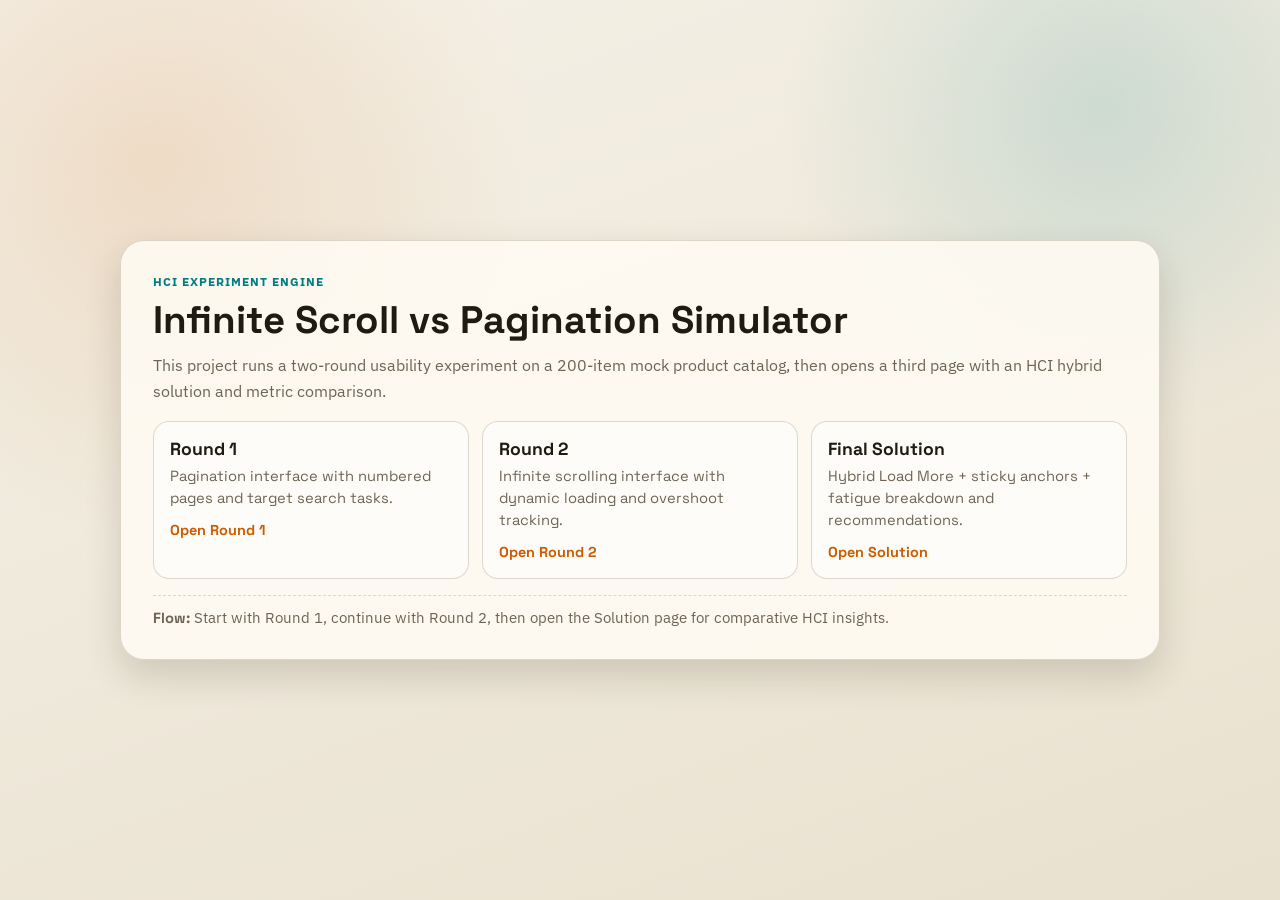
<file: index.html>
<!DOCTYPE html>
<html lang="en">
<head>
  <meta charset="UTF-8" />
  <meta name="viewport" content="width=device-width, initial-scale=1.0" />
  <title>HCI Simulator | Infinite Scroll vs Pagination</title>
  <link rel="preconnect" href="https://fonts.googleapis.com" />
  <link rel="preconnect" href="https://fonts.gstatic.com" crossorigin />
  <link href="https://fonts.googleapis.com/css2?family=Space+Grotesk:wght@400;500;700&family=IBM+Plex+Sans:wght@400;500;700&display=swap" rel="stylesheet" />
  <link rel="stylesheet" href="style.css" />
</head>
<body>
  <main class="home-shell">
    <section class="hero-card">
      <p class="kicker">HCI Experiment Engine</p>
      <h1>Infinite Scroll vs Pagination Simulator</h1>
      <p class="hero-copy">
        This project runs a two-round usability experiment on a 200-item mock product catalog, then opens a third page with an HCI hybrid solution and metric comparison.
      </p>

      <div class="route-grid">
        <a class="route-card" href="round1-pagination.html">
          <h2>Round 1</h2>
          <p>Pagination interface with numbered pages and target search tasks.</p>
          <span>Open Round 1</span>
        </a>

        <a class="route-card" href="round2-infinite.html">
          <h2>Round 2</h2>
          <p>Infinite scrolling interface with dynamic loading and overshoot tracking.</p>
          <span>Open Round 2</span>
        </a>

        <a class="route-card" href="solution.html">
          <h2>Final Solution</h2>
          <p>Hybrid Load More + sticky anchors + fatigue breakdown and recommendations.</p>
          <span>Open Solution</span>
        </a>
      </div>

      <div class="note-row">
        <strong>Flow:</strong> Start with Round 1, continue with Round 2, then open the Solution page for comparative HCI insights.
      </div>
    </section>
  </main>
</body>
</html>
</file>
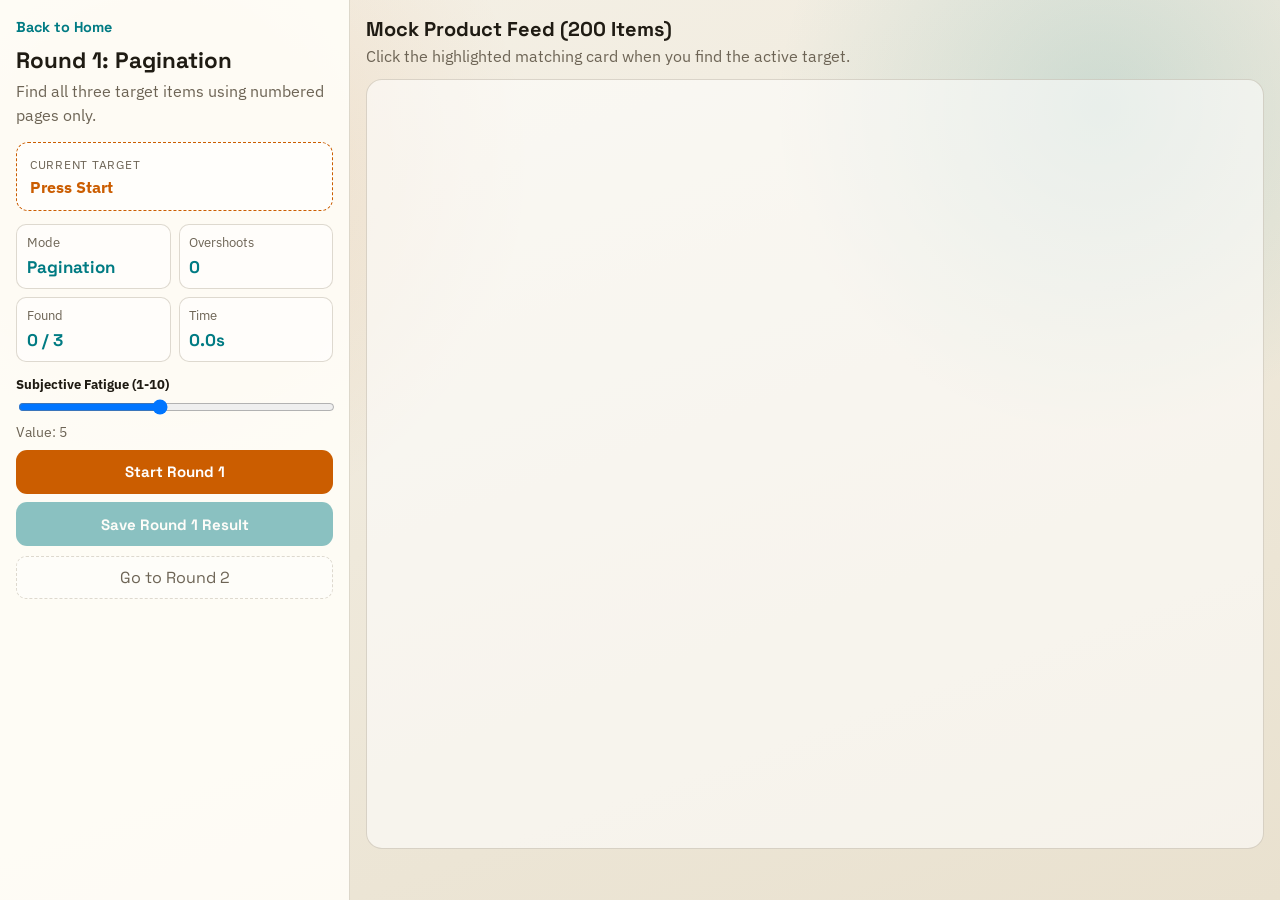
<file: round1-pagination.html>
<!DOCTYPE html>
<html lang="en">
<head>
  <meta charset="UTF-8" />
  <meta name="viewport" content="width=device-width, initial-scale=1.0" />
  <title>Round 1 | Pagination Experiment</title>
  <link rel="preconnect" href="https://fonts.googleapis.com" />
  <link rel="preconnect" href="https://fonts.gstatic.com" crossorigin />
  <link href="https://fonts.googleapis.com/css2?family=Space+Grotesk:wght@400;500;700&family=IBM+Plex+Sans:wght@400;500;700&display=swap" rel="stylesheet" />
  <link rel="stylesheet" href="style.css" />
</head>
<body class="experiment-body">
  <main class="experiment-shell">
    <aside class="side-panel">
      <a class="back-link" href="index.html">Back to Home</a>
      <h1>Round 1: Pagination</h1>
      <p class="muted">Find all three target items using numbered pages only.</p>

      <div class="target-box">
        <p class="target-label">Current Target</p>
        <p class="target-name" id="targetName">Press Start</p>
      </div>

      <div class="metric-grid">
        <div class="metric-card">
          <p>Mode</p>
          <strong id="modeTxt">Pagination</strong>
        </div>
        <div class="metric-card">
          <p>Overshoots</p>
          <strong id="overshootTxt">0</strong>
        </div>
        <div class="metric-card">
          <p>Found</p>
          <strong id="foundTxt">0 / 3</strong>
        </div>
        <div class="metric-card">
          <p>Time</p>
          <strong id="timerTxt">0.0s</strong>
        </div>
      </div>

      <label class="fatigue-label" for="fatigueInput">Subjective Fatigue (1-10)</label>
      <input id="fatigueInput" type="range" min="1" max="10" value="5" />
      <p class="fatigue-value">Value: <span id="fatigueValue">5</span></p>

      <button class="primary-btn" id="startBtn" type="button">Start Round 1</button>
      <button class="secondary-btn" id="saveBtn" type="button" disabled>Save Round 1 Result</button>
      <a class="next-link" id="nextLink" href="round2-infinite.html" aria-disabled="true">Go to Round 2</a>

      <div class="report-box" id="roundReport" hidden></div>
    </aside>

    <section class="feed-stage">
      <header class="feed-head">
        <h2>Mock Product Feed (200 Items)</h2>
        <p>Click the highlighted matching card when you find the active target.</p>
      </header>

      <div id="feedContainer" class="feed-container">
        <div id="productGrid" class="product-grid"></div>
        <div id="paginationWrap" class="pagination-wrap"></div>
      </div>
    </section>
  </main>

  <script src="experiment.js"></script>
  <script>
    window.HCIExperiment.start("pagination");
  </script>
</body>
</html>
</file>
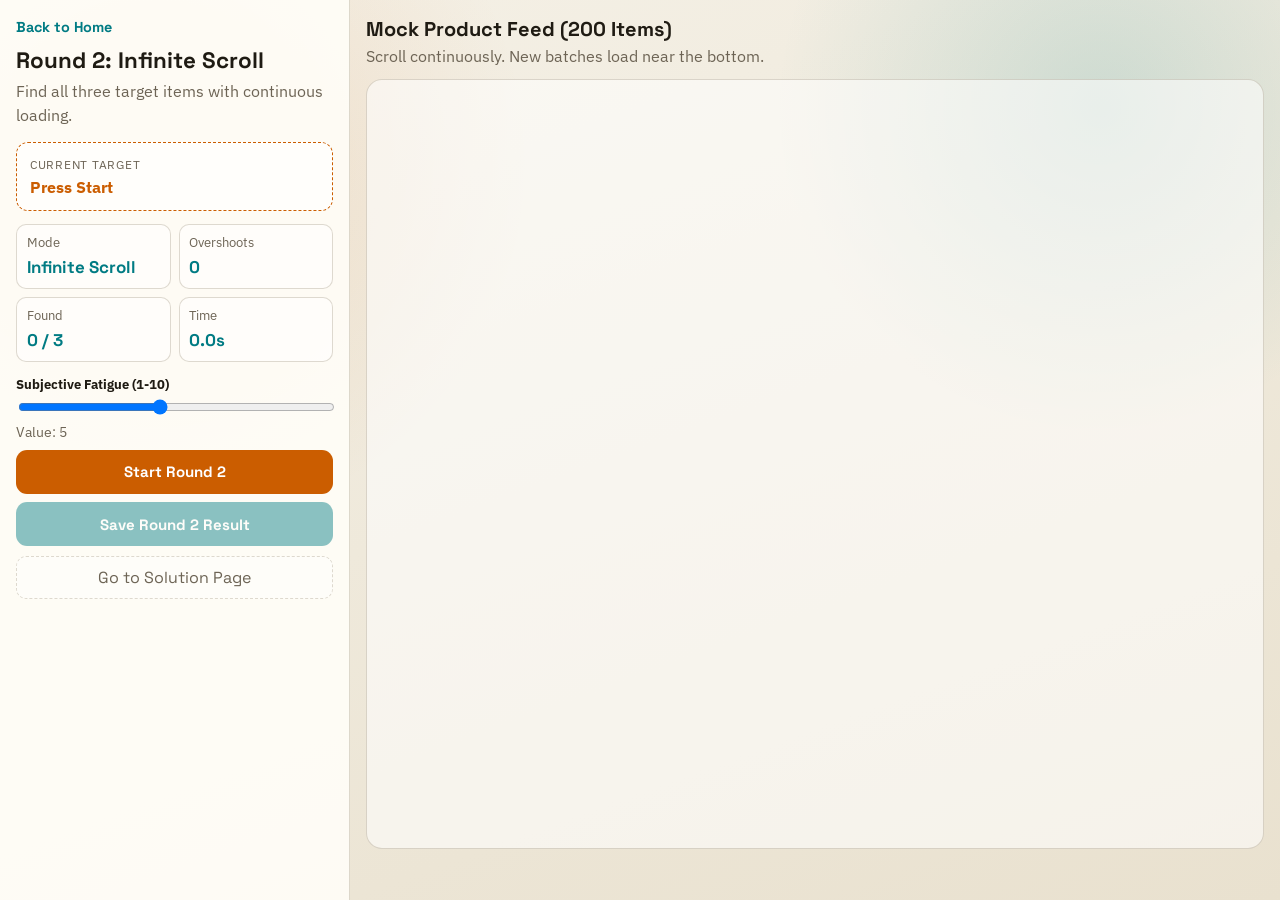
<file: round2-infinite.html>
<!DOCTYPE html>
<html lang="en">
<head>
  <meta charset="UTF-8" />
  <meta name="viewport" content="width=device-width, initial-scale=1.0" />
  <title>Round 2 | Infinite Scroll Experiment</title>
  <link rel="preconnect" href="https://fonts.googleapis.com" />
  <link rel="preconnect" href="https://fonts.gstatic.com" crossorigin />
  <link href="https://fonts.googleapis.com/css2?family=Space+Grotesk:wght@400;500;700&family=IBM+Plex+Sans:wght@400;500;700&display=swap" rel="stylesheet" />
  <link rel="stylesheet" href="style.css" />
</head>
<body class="experiment-body">
  <main class="experiment-shell">
    <aside class="side-panel">
      <a class="back-link" href="index.html">Back to Home</a>
      <h1>Round 2: Infinite Scroll</h1>
      <p class="muted">Find all three target items with continuous loading.</p>

      <div class="target-box">
        <p class="target-label">Current Target</p>
        <p class="target-name" id="targetName">Press Start</p>
      </div>

      <div class="metric-grid">
        <div class="metric-card">
          <p>Mode</p>
          <strong id="modeTxt">Infinite Scroll</strong>
        </div>
        <div class="metric-card">
          <p>Overshoots</p>
          <strong id="overshootTxt">0</strong>
        </div>
        <div class="metric-card">
          <p>Found</p>
          <strong id="foundTxt">0 / 3</strong>
        </div>
        <div class="metric-card">
          <p>Time</p>
          <strong id="timerTxt">0.0s</strong>
        </div>
      </div>

      <label class="fatigue-label" for="fatigueInput">Subjective Fatigue (1-10)</label>
      <input id="fatigueInput" type="range" min="1" max="10" value="5" />
      <p class="fatigue-value">Value: <span id="fatigueValue">5</span></p>

      <button class="primary-btn" id="startBtn" type="button">Start Round 2</button>
      <button class="secondary-btn" id="saveBtn" type="button" disabled>Save Round 2 Result</button>
      <a class="next-link" id="nextLink" href="solution.html" aria-disabled="true">Go to Solution Page</a>

      <div class="report-box" id="roundReport" hidden></div>
    </aside>

    <section class="feed-stage">
      <header class="feed-head">
        <h2>Mock Product Feed (200 Items)</h2>
        <p>Scroll continuously. New batches load near the bottom.</p>
      </header>

      <div id="feedContainer" class="feed-container">
        <div id="productGrid" class="product-grid"></div>
        <div id="paginationWrap" class="pagination-wrap"></div>
      </div>
    </section>
  </main>

  <script src="experiment.js"></script>
  <script>
    window.HCIExperiment.start("infinite");
  </script>
</body>
</html>
</file>
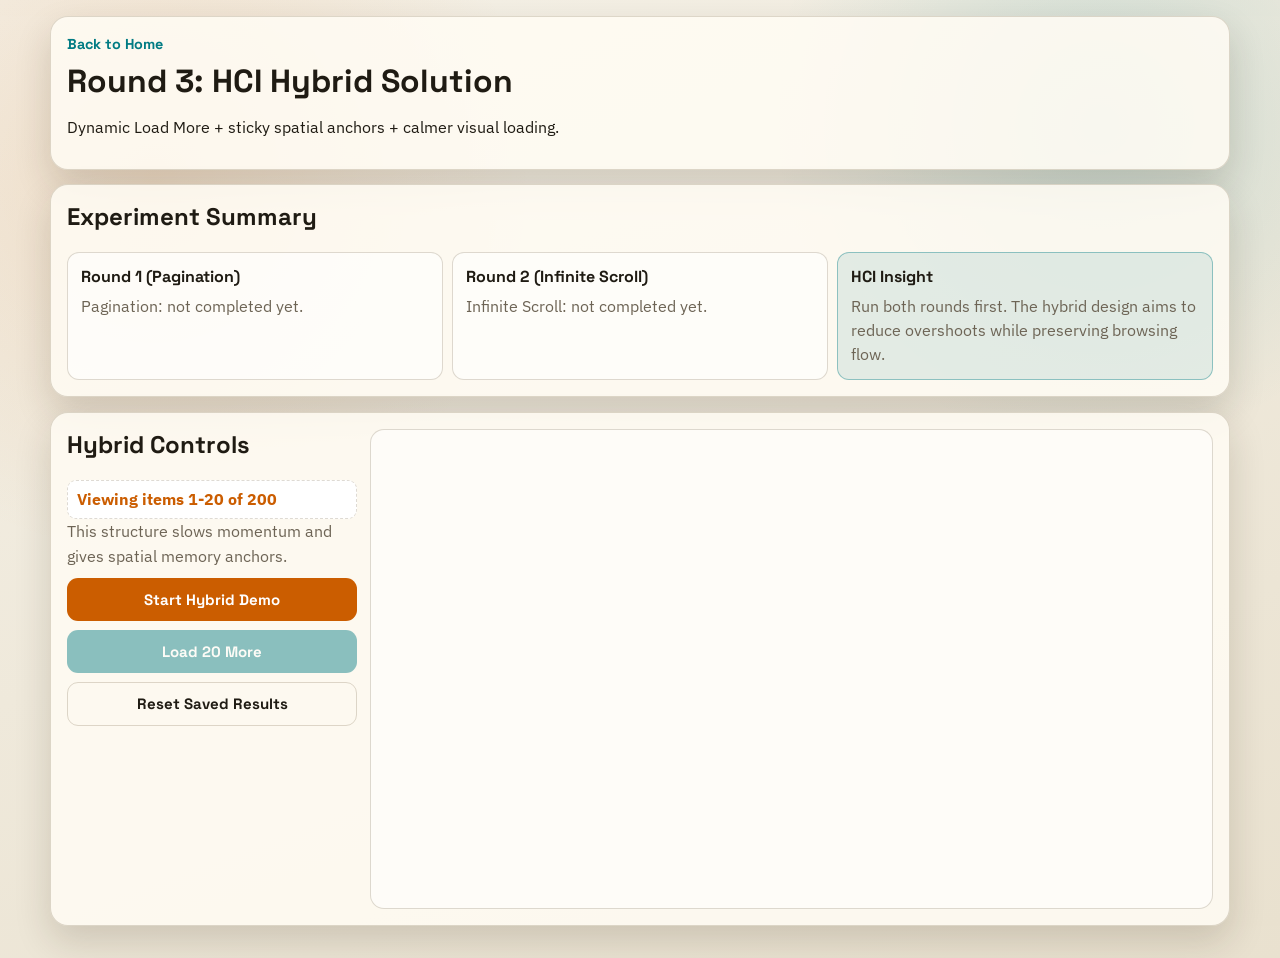
<file: solution.html>
<!DOCTYPE html>
<html lang="en">
<head>
  <meta charset="UTF-8" />
  <meta name="viewport" content="width=device-width, initial-scale=1.0" />
  <title>HCI Solution | Hybrid Load More</title>
  <link rel="preconnect" href="https://fonts.googleapis.com" />
  <link rel="preconnect" href="https://fonts.gstatic.com" crossorigin />
  <link href="https://fonts.googleapis.com/css2?family=Space+Grotesk:wght@400;500;700&family=IBM+Plex+Sans:wght@400;500;700&display=swap" rel="stylesheet" />
  <link rel="stylesheet" href="style.css" />
</head>
<body class="solution-body">
  <main class="solution-shell">
    <header class="solution-head">
      <a class="back-link" href="index.html">Back to Home</a>
      <h1>Round 3: HCI Hybrid Solution</h1>
      <p>Dynamic Load More + sticky spatial anchors + calmer visual loading.</p>
    </header>

    <section class="comparison-panel">
      <h2>Experiment Summary</h2>
      <div class="summary-grid">
        <div class="summary-card">
          <h3>Round 1 (Pagination)</h3>
          <p id="paginationSummary">No data yet.</p>
        </div>
        <div class="summary-card">
          <h3>Round 2 (Infinite Scroll)</h3>
          <p id="infiniteSummary">No data yet.</p>
        </div>
        <div class="summary-card highlight">
          <h3>HCI Insight</h3>
          <p id="insightSummary">Complete both rounds to see the comparison insight.</p>
        </div>
      </div>
    </section>

    <section class="hybrid-lab">
      <aside class="hybrid-side">
        <h2>Hybrid Controls</h2>
        <p id="anchorLabel" class="anchor-label">Viewing items 1-20 of 200</p>
        <p class="muted">This structure slows momentum and gives spatial memory anchors.</p>
        <button class="primary-btn" id="startHybridBtn" type="button">Start Hybrid Demo</button>
        <button class="secondary-btn" id="loadMoreBtn" type="button" disabled>Load 20 More</button>
        <button class="ghost-btn" id="resetResultsBtn" type="button">Reset Saved Results</button>
      </aside>

      <div id="hybridFeed" class="hybrid-feed">
        <div id="hybridGrid" class="product-grid"></div>
      </div>
    </section>
  </main>

  <script src="solution.js"></script>
</body>
</html>
</file>
<file: style.css>
:root {
  --bg: #f5f1e7;
  --bg-2: #e9e1cf;
  --ink: #1f1b13;
  --muted: #6d6455;
  --card: rgba(255, 252, 244, 0.86);
  --line: rgba(92, 72, 38, 0.2);
  --accent: #cb5d00;
  --accent-2: #007b83;
  --good: #2f9e44;
  --warn: #d00000;
  --soft-shadow: 0 16px 36px rgba(45, 33, 14, 0.16);
}

* {
  box-sizing: border-box;
}

html,
body {
  margin: 0;
  padding: 0;
  min-height: 100%;
  color: var(--ink);
  background:
    radial-gradient(circle at 12% 18%, rgba(203, 93, 0, 0.13), transparent 28%),
    radial-gradient(circle at 86% 12%, rgba(0, 123, 131, 0.15), transparent 24%),
    linear-gradient(160deg, var(--bg), var(--bg-2));
  font-family: "IBM Plex Sans", sans-serif;
}

h1,
h2,
h3,
strong,
button,
a {
  font-family: "Space Grotesk", sans-serif;
}

a {
  color: inherit;
}

.home-shell {
  min-height: 100vh;
  display: grid;
  place-items: center;
  padding: 1.2rem;
}

.hero-card {
  width: min(1040px, 100%);
  border: 1px solid var(--line);
  border-radius: 24px;
  background: var(--card);
  box-shadow: var(--soft-shadow);
  padding: clamp(1.1rem, 3vw, 2rem);
}

.kicker {
  margin: 0;
  color: var(--accent-2);
  font-weight: 700;
  letter-spacing: 0.08em;
  text-transform: uppercase;
  font-size: 0.78rem;
}

.hero-card h1 {
  margin: 0.35rem 0 0.6rem;
  font-size: clamp(1.4rem, 3.1vw, 2.4rem);
}

.hero-copy {
  margin: 0;
  color: var(--muted);
  line-height: 1.6;
}

.route-grid {
  margin-top: 1rem;
  display: grid;
  grid-template-columns: repeat(3, minmax(180px, 1fr));
  gap: 0.8rem;
}

.route-card {
  border: 1px solid var(--line);
  border-radius: 16px;
  background: rgba(255, 255, 255, 0.56);
  text-decoration: none;
  padding: 1rem;
  transition: transform 180ms ease, border-color 180ms ease;
}

.route-card:hover {
  transform: translateY(-2px);
  border-color: color-mix(in srgb, var(--accent) 44%, var(--line));
}

.route-card h2 {
  margin: 0 0 0.35rem;
  font-size: 1.1rem;
}

.route-card p {
  margin: 0;
  line-height: 1.5;
  color: var(--muted);
  font-size: 0.92rem;
}

.route-card span {
  margin-top: 0.7rem;
  display: inline-block;
  color: var(--accent);
  font-weight: 700;
  font-size: 0.9rem;
}

.note-row {
  margin-top: 1rem;
  border-top: 1px dashed var(--line);
  padding-top: 0.75rem;
  font-size: 0.92rem;
  color: var(--muted);
}

.experiment-shell {
  min-height: 100vh;
  display: grid;
  grid-template-columns: 350px 1fr;
}

.side-panel {
  border-right: 1px solid var(--line);
  background: rgba(255, 253, 247, 0.94);
  padding: 1rem;
  position: sticky;
  top: 0;
  height: 100vh;
  overflow-y: auto;
}

.back-link {
  color: var(--accent-2);
  text-decoration: none;
  font-weight: 700;
  font-size: 0.9rem;
}

.side-panel h1 {
  margin: 0.6rem 0 0.25rem;
  font-size: 1.4rem;
}

.muted {
  margin: 0;
  color: var(--muted);
  line-height: 1.55;
}

.target-box {
  border: 1px dashed var(--accent);
  border-radius: 12px;
  background: rgba(255, 255, 255, 0.62);
  padding: 0.8rem;
  margin-top: 0.85rem;
}

.target-label {
  margin: 0;
  font-size: 0.78rem;
  letter-spacing: 0.06em;
  text-transform: uppercase;
  color: var(--muted);
}

.target-name {
  margin: 0.35rem 0 0;
  font-weight: 700;
  color: var(--accent);
}

.metric-grid {
  margin-top: 0.8rem;
  display: grid;
  grid-template-columns: repeat(2, minmax(120px, 1fr));
  gap: 0.5rem;
}

.metric-card {
  border: 1px solid var(--line);
  border-radius: 10px;
  background: rgba(255, 255, 255, 0.56);
  padding: 0.6rem;
}

.metric-card p {
  margin: 0;
  color: var(--muted);
  font-size: 0.82rem;
}

.metric-card strong {
  display: block;
  margin-top: 0.3rem;
  color: var(--accent-2);
  font-size: 1.06rem;
}

.fatigue-label {
  display: block;
  margin-top: 0.85rem;
  font-weight: 700;
  font-size: 0.84rem;
}

.fatigue-value {
  margin: 0.28rem 0 0;
  font-size: 0.85rem;
  color: var(--muted);
}

input[type="range"] {
  width: 100%;
  margin-top: 0.35rem;
}

.primary-btn,
.secondary-btn,
.ghost-btn {
  width: 100%;
  border-radius: 11px;
  border: 1px solid transparent;
  padding: 0.7rem;
  cursor: pointer;
  font-size: 0.94rem;
  font-weight: 700;
  margin-top: 0.55rem;
}

.primary-btn {
  background: var(--accent);
  color: #fff;
}

.secondary-btn {
  background: var(--accent-2);
  color: #fff;
}

.secondary-btn:disabled {
  opacity: 0.45;
  cursor: not-allowed;
}

.ghost-btn {
  background: transparent;
  border-color: var(--line);
  color: var(--ink);
}

.next-link {
  margin-top: 0.65rem;
  border-radius: 10px;
  border: 1px dashed var(--line);
  padding: 0.62rem;
  text-decoration: none;
  display: inline-block;
  width: 100%;
  text-align: center;
  color: var(--muted);
  pointer-events: none;
  background: rgba(255, 255, 255, 0.4);
}

.next-link.active {
  pointer-events: auto;
  color: #fff;
  background: #2f9e44;
  border-color: #2f9e44;
}

.report-box {
  border: 1px solid rgba(47, 158, 68, 0.3);
  border-radius: 10px;
  background: rgba(47, 158, 68, 0.08);
  margin-top: 0.75rem;
  padding: 0.6rem;
  font-size: 0.86rem;
}

.report-box p {
  margin: 0.22rem 0;
}

.feed-stage {
  padding: 1rem;
  min-width: 0;
}

.feed-head h2 {
  margin: 0;
  font-size: 1.25rem;
}

.feed-head p {
  margin: 0.28rem 0 0;
  color: var(--muted);
}

.feed-container {
  margin-top: 0.8rem;
  border: 1px solid var(--line);
  border-radius: 16px;
  background: rgba(255, 255, 255, 0.56);
  height: calc(100vh - 130px);
  overflow-y: auto;
  padding: 0.9rem;
}

.product-grid {
  display: grid;
  grid-template-columns: repeat(auto-fill, minmax(170px, 1fr));
  gap: 0.75rem;
}

.product-card {
  border: 1px solid var(--line);
  border-radius: 12px;
  background: #fff;
  padding: 0.72rem;
  text-align: left;
  cursor: default;
}

button.product-card {
  cursor: pointer;
}

.product-card.target-match {
  border: 2px solid var(--good);
  background: rgba(47, 158, 68, 0.12);
}

.product-emoji {
  font-size: 1.35rem;
}

.product-name {
  margin-top: 0.42rem;
  font-size: 0.88rem;
  line-height: 1.35;
  font-weight: 700;
}

.product-price {
  margin-top: 0.25rem;
  color: var(--muted);
  font-size: 0.82rem;
}

.pagination-wrap {
  margin-top: 0.85rem;
  padding-bottom: 0.5rem;
}

.pagination-controls {
  display: flex;
  flex-wrap: wrap;
  gap: 0.35rem;
}

.page-btn {
  border: 1px solid var(--line);
  background: #fff;
  border-radius: 7px;
  padding: 0.38rem 0.56rem;
  cursor: pointer;
}

.page-btn.active {
  background: var(--accent);
  border-color: var(--accent);
  color: #fff;
}

.solution-shell {
  width: min(1180px, calc(100% - 2rem));
  margin: 1rem auto 2rem;
}

.solution-head {
  border: 1px solid var(--line);
  border-radius: 18px;
  background: var(--card);
  box-shadow: var(--soft-shadow);
  padding: 1rem;
}

.solution-head h1 {
  margin: 0.48rem 0 0;
}

.comparison-panel,
.hybrid-lab {
  margin-top: 0.9rem;
  border: 1px solid var(--line);
  border-radius: 18px;
  background: var(--card);
  box-shadow: var(--soft-shadow);
  padding: 1rem;
}

.comparison-panel h2,
.hybrid-side h2 {
  margin-top: 0;
}

.summary-grid {
  display: grid;
  grid-template-columns: repeat(3, minmax(160px, 1fr));
  gap: 0.6rem;
}

.summary-card {
  border: 1px solid var(--line);
  border-radius: 12px;
  background: rgba(255, 255, 255, 0.6);
  padding: 0.8rem;
}

.summary-card.highlight {
  border-color: rgba(0, 123, 131, 0.38);
  background: rgba(0, 123, 131, 0.1);
}

.summary-card h3 {
  margin: 0;
  font-size: 1rem;
}

.summary-card p {
  margin: 0.48rem 0 0;
  color: var(--muted);
  line-height: 1.5;
}

.hybrid-lab {
  display: grid;
  grid-template-columns: 290px 1fr;
  gap: 0.8rem;
}

.anchor-label {
  margin: 0;
  border: 1px dashed var(--line);
  border-radius: 9px;
  background: #fff;
  padding: 0.56rem;
  color: var(--accent);
  font-weight: 700;
}

.hybrid-feed {
  border: 1px solid var(--line);
  border-radius: 14px;
  background: rgba(255, 255, 255, 0.56);
  min-height: 480px;
  max-height: 72vh;
  overflow-y: auto;
  padding: 0.85rem;
}

.product-card.staged {
  opacity: 0;
  transform: translateY(8px);
  animation: stagedIn 380ms ease forwards;
}

@keyframes stagedIn {
  to {
    opacity: 1;
    transform: translateY(0);
  }
}

.skeleton-row {
  margin: 0.3rem 0 0.6rem;
  display: grid;
  gap: 0.6rem;
  grid-template-columns: repeat(4, minmax(120px, 1fr));
}

.skeleton-card {
  height: 100px;
  border-radius: 12px;
  background: linear-gradient(90deg, #ece7da 20%, #f5f2e7 45%, #ece7da 80%);
  background-size: 180% 100%;
  animation: shimmer 1.1s linear infinite;
}

@keyframes shimmer {
  0% { background-position: 150% 0; }
  100% { background-position: -30% 0; }
}

@media (max-width: 980px) {
  .experiment-shell {
    grid-template-columns: 1fr;
  }

  .side-panel {
    position: static;
    height: auto;
    border-right: 0;
    border-bottom: 1px solid var(--line);
  }

  .feed-container {
    height: 62vh;
  }

  .route-grid,
  .summary-grid,
  .hybrid-lab {
    grid-template-columns: 1fr;
  }

  .skeleton-row {
    grid-template-columns: repeat(2, minmax(120px, 1fr));
  }
}
</file>
